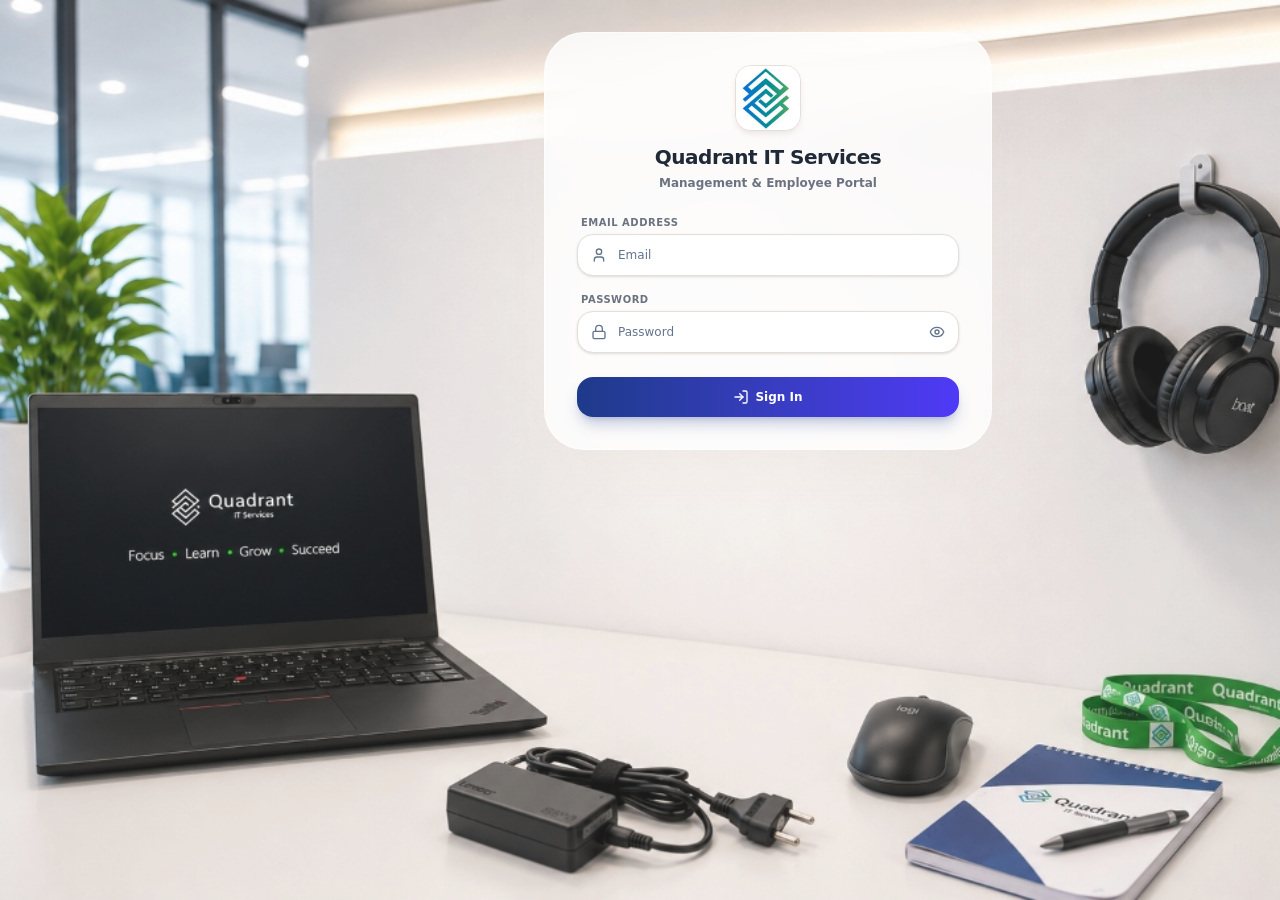
<file: index.html>
<!doctype html>
<html lang="en">
  <head>
    <meta charset="UTF-8" />
    <link rel="icon" type="image/svg+xml" href="./favicon.svg" />
    <meta name="viewport" content="width=device-width, initial-scale=1.0" />
    <title>Quadrant IT Services</title>
    <script type="module" crossorigin src="./assets/index-Cr8eBHD9.js"></script>
    <link rel="stylesheet" crossorigin href="./assets/index-CauJQLUt.css">
  </head>
  <body>
    <div id="root"></div>
  </body>
</html>
</file>
<file: assets/index-CauJQLUt.css>
@import "https://fonts.googleapis.com/css2?family=Inter:wght@300;400;500;600;700;800&display=swap";@layer properties{@supports (((-webkit-hyphens:none)) and (not (margin-trim:inline))) or ((-moz-orient:inline) and (not (color:rgb(from red r g b)))){*,:before,:after,::backdrop{--tw-translate-x:0;--tw-translate-y:0;--tw-translate-z:0;--tw-rotate-x:initial;--tw-rotate-y:initial;--tw-rotate-z:initial;--tw-skew-x:initial;--tw-skew-y:initial;--tw-space-y-reverse:0;--tw-divide-y-reverse:0;--tw-border-style:solid;--tw-gradient-position:initial;--tw-gradient-from:#0000;--tw-gradient-via:#0000;--tw-gradient-to:#0000;--tw-gradient-stops:initial;--tw-gradient-via-stops:initial;--tw-gradient-from-position:0%;--tw-gradient-via-position:50%;--tw-gradient-to-position:100%;--tw-leading:initial;--tw-font-weight:initial;--tw-tracking:initial;--tw-shadow:0 0 #0000;--tw-shadow-color:initial;--tw-shadow-alpha:100%;--tw-inset-shadow:0 0 #0000;--tw-inset-shadow-color:initial;--tw-inset-shadow-alpha:100%;--tw-ring-color:initial;--tw-ring-shadow:0 0 #0000;--tw-inset-ring-color:initial;--tw-inset-ring-shadow:0 0 #0000;--tw-ring-inset:initial;--tw-ring-offset-width:0px;--tw-ring-offset-color:#fff;--tw-ring-offset-shadow:0 0 #0000;--tw-blur:initial;--tw-brightness:initial;--tw-contrast:initial;--tw-grayscale:initial;--tw-hue-rotate:initial;--tw-invert:initial;--tw-opacity:initial;--tw-saturate:initial;--tw-sepia:initial;--tw-drop-shadow:initial;--tw-drop-shadow-color:initial;--tw-drop-shadow-alpha:100%;--tw-drop-shadow-size:initial;--tw-backdrop-blur:initial;--tw-backdrop-brightness:initial;--tw-backdrop-contrast:initial;--tw-backdrop-grayscale:initial;--tw-backdrop-hue-rotate:initial;--tw-backdrop-invert:initial;--tw-backdrop-opacity:initial;--tw-backdrop-saturate:initial;--tw-backdrop-sepia:initial;--tw-duration:initial;--tw-ease:initial;--tw-scale-x:1;--tw-scale-y:1;--tw-scale-z:1}}}@layer theme{:root,:host{--font-sans:ui-sans-serif, system-ui, sans-serif, "Apple Color Emoji", "Segoe UI Emoji", "Segoe UI Symbol", "Noto Color Emoji";--font-mono:ui-monospace, SFMono-Regular, Menlo, Monaco, Consolas, "Liberation Mono", "Courier New", monospace;--color-red-50:oklch(97.1% .013 17.38);--color-red-100:oklch(93.6% .032 17.717);--color-red-200:oklch(88.5% .062 18.334);--color-red-500:oklch(63.7% .237 25.331);--color-red-600:oklch(57.7% .245 27.325);--color-red-700:oklch(50.5% .213 27.518);--color-red-800:oklch(44.4% .177 26.899);--color-amber-50:oklch(98.7% .022 95.277);--color-amber-100:oklch(96.2% .059 95.617);--color-amber-200:oklch(92.4% .12 95.746);--color-amber-500:oklch(76.9% .188 70.08);--color-amber-600:oklch(66.6% .179 58.318);--color-amber-700:oklch(55.5% .163 48.998);--color-yellow-50:oklch(98.7% .026 102.212);--color-yellow-200:oklch(94.5% .129 101.54);--color-yellow-500:oklch(79.5% .184 86.047);--color-yellow-800:oklch(47.6% .114 61.907);--color-green-50:oklch(98.2% .018 155.826);--color-green-500:oklch(72.3% .219 149.579);--color-green-600:oklch(62.7% .194 149.214);--color-green-700:oklch(52.7% .154 150.069);--color-emerald-50:oklch(97.9% .021 166.113);--color-emerald-100:oklch(95% .052 163.051);--color-emerald-200:oklch(90.5% .093 164.15);--color-emerald-400:oklch(76.5% .177 163.223);--color-emerald-500:oklch(69.6% .17 162.48);--color-emerald-600:oklch(59.6% .145 163.225);--color-emerald-700:oklch(50.8% .118 165.612);--color-emerald-800:oklch(43.2% .095 166.913);--color-emerald-900:oklch(37.8% .077 168.94);--color-teal-50:oklch(98.4% .014 180.72);--color-teal-500:oklch(70.4% .14 182.503);--color-blue-50:#eef4ff;--color-blue-100:oklch(93.2% .032 255.585);--color-blue-200:oklch(88.2% .059 254.128);--color-blue-300:oklch(80.9% .105 251.813);--color-blue-400:oklch(70.7% .165 254.624);--color-blue-500:#1e3a8a;--color-blue-600:#1e3a8a;--color-blue-700:oklch(48.8% .243 264.376);--color-blue-800:oklch(42.4% .199 265.638);--color-blue-900:oklch(37.9% .146 265.522);--color-indigo-50:oklch(96.2% .018 272.314);--color-indigo-500:oklch(58.5% .233 277.117);--color-indigo-600:oklch(51.1% .262 276.966);--color-violet-50:oklch(96.9% .016 293.756);--color-violet-500:oklch(60.6% .25 292.717);--color-violet-600:oklch(54.1% .281 293.009);--color-violet-700:oklch(49.1% .27 292.581);--color-purple-50:oklch(97.7% .014 308.299);--color-purple-200:oklch(90.2% .063 306.703);--color-purple-400:oklch(71.4% .203 305.504);--color-purple-600:oklch(55.8% .288 302.321);--color-purple-700:oklch(49.6% .265 301.924);--color-rose-50:oklch(96.9% .015 12.422);--color-rose-100:oklch(94.1% .03 12.58);--color-rose-200:oklch(89.2% .058 10.001);--color-rose-500:oklch(64.5% .246 16.439);--color-rose-600:oklch(58.6% .253 17.585);--color-rose-700:oklch(51.4% .222 16.935);--color-slate-50:#fff;--color-slate-100:#f4f1ee;--color-slate-200:#e6ded8;--color-slate-300:#e6ded8;--color-slate-400:#64748b;--color-slate-500:#6b7280;--color-slate-600:#6b7280;--color-slate-700:oklch(37.2% .044 257.287);--color-slate-800:#1f2937;--color-slate-900:#1f2937;--color-slate-950:oklch(12.9% .042 264.695);--color-gray-50:oklch(98.5% .002 247.839);--color-gray-100:oklch(96.7% .003 264.542);--color-gray-300:oklch(87.2% .01 258.338);--color-gray-400:oklch(70.7% .022 261.325);--color-gray-500:oklch(55.1% .027 264.364);--color-gray-600:oklch(44.6% .03 256.802);--color-gray-800:oklch(27.8% .033 256.848);--color-gray-900:oklch(21% .034 264.665);--color-black:#000;--color-white:#fff;--spacing:.25rem;--container-sm:24rem;--container-md:28rem;--container-lg:32rem;--container-xl:36rem;--container-2xl:42rem;--container-3xl:48rem;--container-4xl:56rem;--container-7xl:80rem;--text-xs:.75rem;--text-xs--line-height:calc(1 / .75);--text-sm:.875rem;--text-sm--line-height:calc(1.25 / .875);--text-base:1rem;--text-base--line-height:calc(1.5 / 1);--text-lg:1.125rem;--text-lg--line-height:calc(1.75 / 1.125);--text-xl:1.25rem;--text-xl--line-height:calc(1.75 / 1.25);--text-2xl:1.5rem;--text-2xl--line-height:calc(2 / 1.5);--text-3xl:1.875rem;--text-3xl--line-height:calc(2.25 / 1.875);--font-weight-normal:400;--font-weight-medium:500;--font-weight-semibold:600;--font-weight-bold:700;--font-weight-extrabold:800;--font-weight-black:900;--tracking-tight:-.025em;--tracking-wide:.025em;--tracking-wider:.05em;--tracking-widest:.1em;--leading-tight:1.25;--leading-snug:1.375;--leading-normal:1.5;--leading-relaxed:1.625;--radius-md:.375rem;--radius-lg:.5rem;--radius-xl:.75rem;--radius-2xl:1rem;--radius-3xl:1.5rem;--ease-out:cubic-bezier(0, 0, .2, 1);--ease-in-out:cubic-bezier(.4, 0, .2, 1);--animate-spin:spin 1s linear infinite;--animate-pulse:pulse 2s cubic-bezier(.4, 0, .6, 1) infinite;--animate-bounce:bounce 1s infinite;--blur-xs:4px;--blur-sm:8px;--blur-md:12px;--blur-xl:24px;--default-transition-duration:.15s;--default-transition-timing-function:cubic-bezier(.4, 0, .2, 1);--default-font-family:var(--font-sans);--default-mono-font-family:var(--font-mono)}}@layer base{*,:after,:before,::backdrop{box-sizing:border-box;border:0 solid;margin:0;padding:0}::file-selector-button{box-sizing:border-box;border:0 solid;margin:0;padding:0}html,:host{-webkit-text-size-adjust:100%;tab-size:4;line-height:1.5;font-family:var(--default-font-family,ui-sans-serif, system-ui, sans-serif, "Apple Color Emoji", "Segoe UI Emoji", "Segoe UI Symbol", "Noto Color Emoji");font-feature-settings:var(--default-font-feature-settings,normal);font-variation-settings:var(--default-font-variation-settings,normal);-webkit-tap-highlight-color:transparent}hr{height:0;color:inherit;border-top-width:1px}abbr:where([title]){-webkit-text-decoration:underline dotted;text-decoration:underline dotted}h1,h2,h3,h4,h5,h6{font-size:inherit;font-weight:inherit}a{color:inherit;-webkit-text-decoration:inherit;-webkit-text-decoration:inherit;-webkit-text-decoration:inherit;-webkit-text-decoration:inherit;text-decoration:inherit}b,strong{font-weight:bolder}code,kbd,samp,pre{font-family:var(--default-mono-font-family,ui-monospace, SFMono-Regular, Menlo, Monaco, Consolas, "Liberation Mono", "Courier New", monospace);font-feature-settings:var(--default-mono-font-feature-settings,normal);font-variation-settings:var(--default-mono-font-variation-settings,normal);font-size:1em}small{font-size:80%}sub,sup{vertical-align:baseline;font-size:75%;line-height:0;position:relative}sub{bottom:-.25em}sup{top:-.5em}table{text-indent:0;border-color:inherit;border-collapse:collapse}:-moz-focusring{outline:auto}progress{vertical-align:baseline}summary{display:list-item}ol,ul,menu{list-style:none}img,svg,video,canvas,audio,iframe,embed,object{vertical-align:middle;display:block}img,video{max-width:100%;height:auto}button,input,select,optgroup,textarea{font:inherit;font-feature-settings:inherit;font-variation-settings:inherit;letter-spacing:inherit;color:inherit;opacity:1;background-color:#0000;border-radius:0}::file-selector-button{font:inherit;font-feature-settings:inherit;font-variation-settings:inherit;letter-spacing:inherit;color:inherit;opacity:1;background-color:#0000;border-radius:0}:where(select:is([multiple],[size])) optgroup{font-weight:bolder}:where(select:is([multiple],[size])) optgroup option{padding-inline-start:20px}::file-selector-button{margin-inline-end:4px}::placeholder{opacity:1}@supports (not ((-webkit-appearance:-apple-pay-button))) or (contain-intrinsic-size:1px){::placeholder{color:currentColor}@supports (color:color-mix(in lab, red, red)){::placeholder{color:color-mix(in oklab, currentcolor 50%, transparent)}}}textarea{resize:vertical}::-webkit-search-decoration{-webkit-appearance:none}::-webkit-date-and-time-value{min-height:1lh;text-align:inherit}::-webkit-datetime-edit{display:inline-flex}::-webkit-datetime-edit-fields-wrapper{padding:0}::-webkit-datetime-edit{padding-block:0}::-webkit-datetime-edit-year-field{padding-block:0}::-webkit-datetime-edit-month-field{padding-block:0}::-webkit-datetime-edit-day-field{padding-block:0}::-webkit-datetime-edit-hour-field{padding-block:0}::-webkit-datetime-edit-minute-field{padding-block:0}::-webkit-datetime-edit-second-field{padding-block:0}::-webkit-datetime-edit-millisecond-field{padding-block:0}::-webkit-datetime-edit-meridiem-field{padding-block:0}::-webkit-calendar-picker-indicator{line-height:1}:-moz-ui-invalid{box-shadow:none}button,input:where([type=button],[type=reset],[type=submit]){appearance:button}::file-selector-button{appearance:button}::-webkit-inner-spin-button{height:auto}::-webkit-outer-spin-button{height:auto}[hidden]:where(:not([hidden=until-found])){display:none!important}}@layer components;@layer utilities{.pointer-events-none{pointer-events:none}.absolute{position:absolute}.fixed{position:fixed}.relative{position:relative}.sticky{position:sticky}.inset-0{inset:0}.inset-y-0{inset-block:0}.-top-1\.5{top:calc(var(--spacing) * -1.5)}.top-0{top:0}.top-0\.5{top:calc(var(--spacing) * .5)}.top-1\/2{top:50%}.top-4{top:calc(var(--spacing) * 4)}.top-5{top:calc(var(--spacing) * 5)}.top-6{top:calc(var(--spacing) * 6)}.top-\[40\%\]{top:40%}.top-full{top:100%}.-right-1\.5{right:calc(var(--spacing) * -1.5)}.right-0{right:0}.right-2{right:calc(var(--spacing) * 2)}.right-3{right:calc(var(--spacing) * 3)}.right-3\.5{right:calc(var(--spacing) * 3.5)}.right-4{right:calc(var(--spacing) * 4)}.right-5{right:calc(var(--spacing) * 5)}.right-6{right:calc(var(--spacing) * 6)}.bottom-2\.5{bottom:calc(var(--spacing) * 2.5)}.bottom-4{bottom:calc(var(--spacing) * 4)}.bottom-full{bottom:100%}.-left-\[21px\]{left:-21px}.-left-\[33px\]{left:-33px}.-left-\[35px\]{left:-35px}.left-0{left:0}.left-1\/2{left:50%}.left-3{left:calc(var(--spacing) * 3)}.left-3\.5{left:calc(var(--spacing) * 3.5)}.left-4{left:calc(var(--spacing) * 4)}.left-\[55px\]{left:55px}.left-\[70px\]{left:70px}.left-\[75px\]{left:75px}.left-\[85px\]{left:85px}.z-0{z-index:0}.z-10{z-index:10}.z-20{z-index:20}.z-30{z-index:30}.z-40{z-index:40}.z-50{z-index:50}.col-span-2{grid-column:span 2/span 2}.col-span-full{grid-column:1/-1}.container{width:100%}@media (width>=40rem){.container{max-width:40rem}}@media (width>=48rem){.container{max-width:48rem}}@media (width>=64rem){.container{max-width:64rem}}@media (width>=80rem){.container{max-width:80rem}}@media (width>=96rem){.container{max-width:96rem}}.mx-2{margin-inline:calc(var(--spacing) * 2)}.mx-4{margin-inline:calc(var(--spacing) * 4)}.mx-auto{margin-inline:auto}.my-2{margin-block:calc(var(--spacing) * 2)}.my-4{margin-block:calc(var(--spacing) * 4)}.my-8{margin-block:calc(var(--spacing) * 8)}.mt-0\.5{margin-top:calc(var(--spacing) * .5)}.mt-1{margin-top:var(--spacing)}.mt-1\.5{margin-top:calc(var(--spacing) * 1.5)}.mt-2{margin-top:calc(var(--spacing) * 2)}.mt-3{margin-top:calc(var(--spacing) * 3)}.mt-4{margin-top:calc(var(--spacing) * 4)}.mt-6{margin-top:calc(var(--spacing) * 6)}.mt-8{margin-top:calc(var(--spacing) * 8)}.mr-1{margin-right:var(--spacing)}.mr-1\.5{margin-right:calc(var(--spacing) * 1.5)}.mr-2{margin-right:calc(var(--spacing) * 2)}.mb-0\.5{margin-bottom:calc(var(--spacing) * .5)}.mb-1{margin-bottom:var(--spacing)}.mb-1\.5{margin-bottom:calc(var(--spacing) * 1.5)}.mb-2{margin-bottom:calc(var(--spacing) * 2)}.mb-3{margin-bottom:calc(var(--spacing) * 3)}.mb-4{margin-bottom:calc(var(--spacing) * 4)}.mb-5{margin-bottom:calc(var(--spacing) * 5)}.ml-1{margin-left:var(--spacing)}.ml-1\.5{margin-left:calc(var(--spacing) * 1.5)}.ml-2{margin-left:calc(var(--spacing) * 2)}.ml-3{margin-left:calc(var(--spacing) * 3)}.ml-auto{margin-left:auto}.line-clamp-1{-webkit-line-clamp:1;-webkit-box-orient:vertical;display:-webkit-box;overflow:hidden}.line-clamp-2{-webkit-line-clamp:2;-webkit-box-orient:vertical;display:-webkit-box;overflow:hidden}.block{display:block}.flex{display:flex}.grid{display:grid}.hidden{display:none}.inline-block{display:inline-block}.inline-flex{display:inline-flex}.table{display:table}.h-0\.5{height:calc(var(--spacing) * .5)}.h-1{height:var(--spacing)}.h-1\.5{height:calc(var(--spacing) * 1.5)}.h-2{height:calc(var(--spacing) * 2)}.h-2\.5{height:calc(var(--spacing) * 2.5)}.h-3{height:calc(var(--spacing) * 3)}.h-3\.5{height:calc(var(--spacing) * 3.5)}.h-4{height:calc(var(--spacing) * 4)}.h-4\.5{height:calc(var(--spacing) * 4.5)}.h-5{height:calc(var(--spacing) * 5)}.h-6{height:calc(var(--spacing) * 6)}.h-7{height:calc(var(--spacing) * 7)}.h-8{height:calc(var(--spacing) * 8)}.h-9{height:calc(var(--spacing) * 9)}.h-10{height:calc(var(--spacing) * 10)}.h-12{height:calc(var(--spacing) * 12)}.h-14{height:calc(var(--spacing) * 14)}.h-16{height:calc(var(--spacing) * 16)}.h-20{height:calc(var(--spacing) * 20)}.h-24{height:calc(var(--spacing) * 24)}.h-32{height:calc(var(--spacing) * 32)}.h-48{height:calc(var(--spacing) * 48)}.h-56{height:calc(var(--spacing) * 56)}.h-64{height:calc(var(--spacing) * 64)}.h-\[2\.5em\]{height:2.5em}.h-\[500px\]{height:500px}.h-full{height:100%}.h-screen{height:100vh}.max-h-0{max-height:0}.max-h-32{max-height:calc(var(--spacing) * 32)}.max-h-36{max-height:calc(var(--spacing) * 36)}.max-h-48{max-height:calc(var(--spacing) * 48)}.max-h-60{max-height:calc(var(--spacing) * 60)}.max-h-72{max-height:calc(var(--spacing) * 72)}.max-h-80{max-height:calc(var(--spacing) * 80)}.max-h-\[45vh\]{max-height:45vh}.max-h-\[50vh\]{max-height:50vh}.max-h-\[55vh\]{max-height:55vh}.max-h-\[60vh\]{max-height:60vh}.max-h-\[80vh\]{max-height:80vh}.max-h-\[85vh\]{max-height:85vh}.max-h-\[90vh\]{max-height:90vh}.max-h-\[260px\]{max-height:260px}.max-h-\[350px\]{max-height:350px}.max-h-\[360px\]{max-height:360px}.min-h-0{min-height:0}.min-h-\[2\.5rem\]{min-height:2.5rem}.min-h-\[340px\]{min-height:340px}.min-h-screen{min-height:100vh}.w-1\.5{width:calc(var(--spacing) * 1.5)}.w-2{width:calc(var(--spacing) * 2)}.w-2\.5{width:calc(var(--spacing) * 2.5)}.w-3{width:calc(var(--spacing) * 3)}.w-3\.5{width:calc(var(--spacing) * 3.5)}.w-4{width:calc(var(--spacing) * 4)}.w-4\.5{width:calc(var(--spacing) * 4.5)}.w-5{width:calc(var(--spacing) * 5)}.w-6{width:calc(var(--spacing) * 6)}.w-7{width:calc(var(--spacing) * 7)}.w-8{width:calc(var(--spacing) * 8)}.w-9{width:calc(var(--spacing) * 9)}.w-10{width:calc(var(--spacing) * 10)}.w-12{width:calc(var(--spacing) * 12)}.w-14{width:calc(var(--spacing) * 14)}.w-16{width:calc(var(--spacing) * 16)}.w-20{width:calc(var(--spacing) * 20)}.w-24{width:calc(var(--spacing) * 24)}.w-28{width:calc(var(--spacing) * 28)}.w-32{width:calc(var(--spacing) * 32)}.w-48{width:calc(var(--spacing) * 48)}.w-56{width:calc(var(--spacing) * 56)}.w-64{width:calc(var(--spacing) * 64)}.w-80{width:calc(var(--spacing) * 80)}.w-96{width:calc(var(--spacing) * 96)}.w-\[16\%\]{width:16%}.w-\[20\%\]{width:20%}.w-\[28\%\]{width:28%}.w-\[220px\]{width:220px}.w-\[500px\]{width:500px}.w-fit{width:fit-content}.w-full{width:100%}.max-w-2xl{max-width:var(--container-2xl)}.max-w-3xl{max-width:var(--container-3xl)}.max-w-4xl{max-width:var(--container-4xl)}.max-w-7xl{max-width:var(--container-7xl)}.max-w-\[100px\]{max-width:100px}.max-w-\[110px\]{max-width:110px}.max-w-\[120px\]{max-width:120px}.max-w-\[125px\]{max-width:125px}.max-w-\[140px\]{max-width:140px}.max-w-\[180px\]{max-width:180px}.max-w-lg{max-width:var(--container-lg)}.max-w-md{max-width:var(--container-md)}.max-w-sm{max-width:var(--container-sm)}.max-w-xl{max-width:var(--container-xl)}.min-w-0{min-width:0}.min-w-\[85px\]{min-width:85px}.min-w-\[110px\]{min-width:110px}.min-w-\[120px\]{min-width:120px}.min-w-\[130px\]{min-width:130px}.min-w-\[140px\]{min-width:140px}.min-w-\[150px\]{min-width:150px}.min-w-\[160px\]{min-width:160px}.min-w-\[180px\]{min-width:180px}.min-w-\[190px\]{min-width:190px}.min-w-\[200px\]{min-width:200px}.min-w-\[210px\]{min-width:210px}.min-w-\[240px\]{min-width:240px}.min-w-\[320px\]{min-width:320px}.min-w-\[800px\]{min-width:800px}.flex-1{flex:1}.shrink-0{flex-shrink:0}.flex-grow{flex-grow:1}.table-fixed{table-layout:fixed}.border-collapse{border-collapse:collapse}.-translate-x-1\/2{--tw-translate-x:calc(calc(1 / 2 * 100%) * -1);translate:var(--tw-translate-x) var(--tw-translate-y)}.translate-x-0\.5{--tw-translate-x:calc(var(--spacing) * .5);translate:var(--tw-translate-x) var(--tw-translate-y)}.translate-x-16{--tw-translate-x:calc(var(--spacing) * 16);translate:var(--tw-translate-x) var(--tw-translate-y)}.-translate-y-1\/2{--tw-translate-y:calc(calc(1 / 2 * 100%) * -1);translate:var(--tw-translate-x) var(--tw-translate-y)}.scale-\[0\.98\]{scale:.98}.scale-\[1\.01\]{scale:1.01}.rotate-180{rotate:180deg}.transform{transform:var(--tw-rotate-x,) var(--tw-rotate-y,) var(--tw-rotate-z,) var(--tw-skew-x,) var(--tw-skew-y,)}.animate-bounce{animation:var(--animate-bounce)}.animate-pulse{animation:var(--animate-pulse)}.animate-spin{animation:var(--animate-spin)}.cursor-not-allowed{cursor:not-allowed}.cursor-pointer{cursor:pointer}.resize-none{resize:none}.list-disc{list-style-type:disc}.grid-cols-1{grid-template-columns:repeat(1,minmax(0,1fr))}.grid-cols-2{grid-template-columns:repeat(2,minmax(0,1fr))}.grid-cols-3{grid-template-columns:repeat(3,minmax(0,1fr))}.grid-cols-5{grid-template-columns:repeat(5,minmax(0,1fr))}.grid-cols-6{grid-template-columns:repeat(6,minmax(0,1fr))}.flex-col{flex-direction:column}.flex-wrap{flex-wrap:wrap}.items-center{align-items:center}.items-start{align-items:flex-start}.justify-between{justify-content:space-between}.justify-center{justify-content:center}.justify-end{justify-content:flex-end}.gap-1{gap:var(--spacing)}.gap-1\.5{gap:calc(var(--spacing) * 1.5)}.gap-2{gap:calc(var(--spacing) * 2)}.gap-2\.5{gap:calc(var(--spacing) * 2.5)}.gap-3{gap:calc(var(--spacing) * 3)}.gap-3\.5{gap:calc(var(--spacing) * 3.5)}.gap-4{gap:calc(var(--spacing) * 4)}.gap-4\.5{gap:calc(var(--spacing) * 4.5)}.gap-5{gap:calc(var(--spacing) * 5)}.gap-6{gap:calc(var(--spacing) * 6)}.gap-8{gap:calc(var(--spacing) * 8)}:where(.space-y-0\.5>:not(:last-child)){--tw-space-y-reverse:0;margin-block-start:calc(calc(var(--spacing) * .5) * var(--tw-space-y-reverse));margin-block-end:calc(calc(var(--spacing) * .5) * calc(1 - var(--tw-space-y-reverse)))}:where(.space-y-1>:not(:last-child)){--tw-space-y-reverse:0;margin-block-start:calc(var(--spacing) * var(--tw-space-y-reverse));margin-block-end:calc(var(--spacing) * calc(1 - var(--tw-space-y-reverse)))}:where(.space-y-1\.5>:not(:last-child)){--tw-space-y-reverse:0;margin-block-start:calc(calc(var(--spacing) * 1.5) * var(--tw-space-y-reverse));margin-block-end:calc(calc(var(--spacing) * 1.5) * calc(1 - var(--tw-space-y-reverse)))}:where(.space-y-2>:not(:last-child)){--tw-space-y-reverse:0;margin-block-start:calc(calc(var(--spacing) * 2) * var(--tw-space-y-reverse));margin-block-end:calc(calc(var(--spacing) * 2) * calc(1 - var(--tw-space-y-reverse)))}:where(.space-y-2\.5>:not(:last-child)){--tw-space-y-reverse:0;margin-block-start:calc(calc(var(--spacing) * 2.5) * var(--tw-space-y-reverse));margin-block-end:calc(calc(var(--spacing) * 2.5) * calc(1 - var(--tw-space-y-reverse)))}:where(.space-y-3>:not(:last-child)){--tw-space-y-reverse:0;margin-block-start:calc(calc(var(--spacing) * 3) * var(--tw-space-y-reverse));margin-block-end:calc(calc(var(--spacing) * 3) * calc(1 - var(--tw-space-y-reverse)))}:where(.space-y-3\.5>:not(:last-child)){--tw-space-y-reverse:0;margin-block-start:calc(calc(var(--spacing) * 3.5) * var(--tw-space-y-reverse));margin-block-end:calc(calc(var(--spacing) * 3.5) * calc(1 - var(--tw-space-y-reverse)))}:where(.space-y-4>:not(:last-child)){--tw-space-y-reverse:0;margin-block-start:calc(calc(var(--spacing) * 4) * var(--tw-space-y-reverse));margin-block-end:calc(calc(var(--spacing) * 4) * calc(1 - var(--tw-space-y-reverse)))}:where(.space-y-5>:not(:last-child)){--tw-space-y-reverse:0;margin-block-start:calc(calc(var(--spacing) * 5) * var(--tw-space-y-reverse));margin-block-end:calc(calc(var(--spacing) * 5) * calc(1 - var(--tw-space-y-reverse)))}:where(.space-y-6>:not(:last-child)){--tw-space-y-reverse:0;margin-block-start:calc(calc(var(--spacing) * 6) * var(--tw-space-y-reverse));margin-block-end:calc(calc(var(--spacing) * 6) * calc(1 - var(--tw-space-y-reverse)))}:where(.space-y-8>:not(:last-child)){--tw-space-y-reverse:0;margin-block-start:calc(calc(var(--spacing) * 8) * var(--tw-space-y-reverse));margin-block-end:calc(calc(var(--spacing) * 8) * calc(1 - var(--tw-space-y-reverse)))}.gap-x-5{-moz-column-gap:calc(var(--spacing) * 5);column-gap:calc(var(--spacing) * 5)}.gap-x-6{-moz-column-gap:calc(var(--spacing) * 6);column-gap:calc(var(--spacing) * 6)}.gap-y-1\.5{row-gap:calc(var(--spacing) * 1.5)}.gap-y-3{row-gap:calc(var(--spacing) * 3)}:where(.divide-y>:not(:last-child)){--tw-divide-y-reverse:0;border-bottom-style:var(--tw-border-style);border-top-style:var(--tw-border-style);border-top-width:calc(1px * var(--tw-divide-y-reverse));border-bottom-width:calc(1px * calc(1 - var(--tw-divide-y-reverse)))}:where(.divide-slate-50>:not(:last-child)){border-color:var(--color-slate-50)}:where(.divide-slate-100>:not(:last-child)){border-color:var(--color-slate-100)}.self-center{align-self:center}.self-start{align-self:flex-start}.truncate{text-overflow:ellipsis;white-space:nowrap;overflow:hidden}.overflow-hidden{overflow:hidden}.overflow-x-auto{overflow-x:auto}.overflow-y-auto{overflow-y:auto}.rounded{border-radius:.25rem}.rounded-2xl{border-radius:var(--radius-2xl)}.rounded-3xl{border-radius:var(--radius-3xl)}.rounded-\[2\.5rem\]{border-radius:2.5rem}.rounded-\[2rem\]{border-radius:2rem}.rounded-full{border-radius:3.40282e38px}.rounded-lg{border-radius:var(--radius-lg)}.rounded-md{border-radius:var(--radius-md)}.rounded-xl{border-radius:var(--radius-xl)}.rounded-tl-lg{border-top-left-radius:var(--radius-lg)}.rounded-tr-lg{border-top-right-radius:var(--radius-lg)}.rounded-br-lg{border-bottom-right-radius:var(--radius-lg)}.rounded-bl-lg{border-bottom-left-radius:var(--radius-lg)}.border{border-style:var(--tw-border-style);border-width:1px}.border-0{border-style:var(--tw-border-style);border-width:0}.border-2{border-style:var(--tw-border-style);border-width:2px}.border-4{border-style:var(--tw-border-style);border-width:4px}.border-t{border-top-style:var(--tw-border-style);border-top-width:1px}.border-t-4{border-top-style:var(--tw-border-style);border-top-width:4px}.border-r{border-right-style:var(--tw-border-style);border-right-width:1px}.border-r-4{border-right-style:var(--tw-border-style);border-right-width:4px}.border-b{border-bottom-style:var(--tw-border-style);border-bottom-width:1px}.border-b-2{border-bottom-style:var(--tw-border-style);border-bottom-width:2px}.border-b-4{border-bottom-style:var(--tw-border-style);border-bottom-width:4px}.border-l{border-left-style:var(--tw-border-style);border-left-width:1px}.border-l-4{border-left-style:var(--tw-border-style);border-left-width:4px}.border-dashed{--tw-border-style:dashed;border-style:dashed}.border-\[\#E6DED8\]{border-color:#e6ded8}.border-\[\#e2deda\]{border-color:#e2deda}.border-amber-100{border-color:var(--color-amber-100)}.border-amber-200{border-color:var(--color-amber-200)}.border-amber-600{border-color:var(--color-amber-600)}.border-blue-100{border-color:var(--color-blue-100)}.border-blue-100\/50{border-color:#dbeafe80}@supports (color:color-mix(in lab, red, red)){.border-blue-100\/50{border-color:color-mix(in oklab, var(--color-blue-100) 50%, transparent)}}.border-blue-100\/60{border-color:#dbeafe99}@supports (color:color-mix(in lab, red, red)){.border-blue-100\/60{border-color:color-mix(in oklab, var(--color-blue-100) 60%, transparent)}}.border-blue-100\/80{border-color:#dbeafecc}@supports (color:color-mix(in lab, red, red)){.border-blue-100\/80{border-color:color-mix(in oklab, var(--color-blue-100) 80%, transparent)}}.border-blue-200{border-color:var(--color-blue-200)}.border-blue-200\/60{border-color:#bedbff99}@supports (color:color-mix(in lab, red, red)){.border-blue-200\/60{border-color:color-mix(in oklab, var(--color-blue-200) 60%, transparent)}}.border-blue-200\/70{border-color:#bedbffb3}@supports (color:color-mix(in lab, red, red)){.border-blue-200\/70{border-color:color-mix(in oklab, var(--color-blue-200) 70%, transparent)}}.border-blue-300{border-color:var(--color-blue-300)}.border-blue-500{border-color:var(--color-blue-500)}.border-blue-600{border-color:var(--color-blue-600)}.border-blue-900\/20{border-color:#1c398e33}@supports (color:color-mix(in lab, red, red)){.border-blue-900\/20{border-color:color-mix(in oklab, var(--color-blue-900) 20%, transparent)}}.border-emerald-100{border-color:var(--color-emerald-100)}.border-emerald-100\/50{border-color:#d0fae580}@supports (color:color-mix(in lab, red, red)){.border-emerald-100\/50{border-color:color-mix(in oklab, var(--color-emerald-100) 50%, transparent)}}.border-emerald-100\/60{border-color:#d0fae599}@supports (color:color-mix(in lab, red, red)){.border-emerald-100\/60{border-color:color-mix(in oklab, var(--color-emerald-100) 60%, transparent)}}.border-emerald-200{border-color:var(--color-emerald-200)}.border-emerald-200\/60{border-color:#a4f4cf99}@supports (color:color-mix(in lab, red, red)){.border-emerald-200\/60{border-color:color-mix(in oklab, var(--color-emerald-200) 60%, transparent)}}.border-emerald-200\/80{border-color:#a4f4cfcc}@supports (color:color-mix(in lab, red, red)){.border-emerald-200\/80{border-color:color-mix(in oklab, var(--color-emerald-200) 80%, transparent)}}.border-emerald-400{border-color:var(--color-emerald-400)}.border-emerald-600{border-color:var(--color-emerald-600)}.border-gray-100{border-color:var(--color-gray-100)}.border-purple-200{border-color:var(--color-purple-200)}.border-purple-200\/60{border-color:#e9d5ff99}@supports (color:color-mix(in lab, red, red)){.border-purple-200\/60{border-color:color-mix(in oklab, var(--color-purple-200) 60%, transparent)}}.border-purple-400{border-color:var(--color-purple-400)}.border-red-100{border-color:var(--color-red-100)}.border-red-100\/60{border-color:#ffe2e299}@supports (color:color-mix(in lab, red, red)){.border-red-100\/60{border-color:color-mix(in oklab, var(--color-red-100) 60%, transparent)}}.border-red-200{border-color:var(--color-red-200)}.border-rose-100{border-color:var(--color-rose-100)}.border-rose-100\/50{border-color:#ffe4e680}@supports (color:color-mix(in lab, red, red)){.border-rose-100\/50{border-color:color-mix(in oklab, var(--color-rose-100) 50%, transparent)}}.border-rose-100\/60{border-color:#ffe4e699}@supports (color:color-mix(in lab, red, red)){.border-rose-100\/60{border-color:color-mix(in oklab, var(--color-rose-100) 60%, transparent)}}.border-rose-200{border-color:var(--color-rose-200)}.border-rose-200\/60{border-color:#ffccd399}@supports (color:color-mix(in lab, red, red)){.border-rose-200\/60{border-color:color-mix(in oklab, var(--color-rose-200) 60%, transparent)}}.border-rose-600{border-color:var(--color-rose-600)}.border-slate-50{border-color:var(--color-slate-50)}.border-slate-100{border-color:var(--color-slate-100)}.border-slate-100\/60{border-color:#f4f1ee99}@supports (color:color-mix(in lab, red, red)){.border-slate-100\/60{border-color:color-mix(in oklab, var(--color-slate-100) 60%, transparent)}}.border-slate-100\/70{border-color:#f4f1eeb3}@supports (color:color-mix(in lab, red, red)){.border-slate-100\/70{border-color:color-mix(in oklab, var(--color-slate-100) 70%, transparent)}}.border-slate-200{border-color:var(--color-slate-200)}.border-slate-200\/40{border-color:#e6ded866}@supports (color:color-mix(in lab, red, red)){.border-slate-200\/40{border-color:color-mix(in oklab, var(--color-slate-200) 40%, transparent)}}.border-slate-200\/50{border-color:#e6ded880}@supports (color:color-mix(in lab, red, red)){.border-slate-200\/50{border-color:color-mix(in oklab, var(--color-slate-200) 50%, transparent)}}.border-slate-200\/60{border-color:#e6ded899}@supports (color:color-mix(in lab, red, red)){.border-slate-200\/60{border-color:color-mix(in oklab, var(--color-slate-200) 60%, transparent)}}.border-slate-200\/70{border-color:#e6ded8b3}@supports (color:color-mix(in lab, red, red)){.border-slate-200\/70{border-color:color-mix(in oklab, var(--color-slate-200) 70%, transparent)}}.border-slate-200\/80{border-color:#e6ded8cc}@supports (color:color-mix(in lab, red, red)){.border-slate-200\/80{border-color:color-mix(in oklab, var(--color-slate-200) 80%, transparent)}}.border-slate-200\/90{border-color:#e6ded8e6}@supports (color:color-mix(in lab, red, red)){.border-slate-200\/90{border-color:color-mix(in oklab, var(--color-slate-200) 90%, transparent)}}.border-slate-300{border-color:var(--color-slate-300)}.border-slate-900{border-color:var(--color-slate-900)}.border-slate-950{border-color:var(--color-slate-950)}.border-transparent{border-color:#0000}.border-white{border-color:var(--color-white)}.border-white\/20{border-color:#fff3}@supports (color:color-mix(in lab, red, red)){.border-white\/20{border-color:color-mix(in oklab, var(--color-white) 20%, transparent)}}.border-white\/60{border-color:#fff9}@supports (color:color-mix(in lab, red, red)){.border-white\/60{border-color:color-mix(in oklab, var(--color-white) 60%, transparent)}}.border-yellow-200{border-color:var(--color-yellow-200)}.bg-\[\#0B2545\]{background-color:#0b2545}.bg-\[\#1E3A8A\]{background-color:#1e3a8a}.bg-\[\#EEF2F6\]{background-color:#eef2f6}.bg-\[\#FAF8F6\]{background-color:#faf8f6}.bg-\[\#FDF2F8\]{background-color:#fdf2f8}.bg-\[\#f4f1ee\]{background-color:#f4f1ee}.bg-amber-50{background-color:var(--color-amber-50)}.bg-amber-500{background-color:var(--color-amber-500)}.bg-amber-600{background-color:var(--color-amber-600)}.bg-black\/50{background-color:#00000080}@supports (color:color-mix(in lab, red, red)){.bg-black\/50{background-color:color-mix(in oklab, var(--color-black) 50%, transparent)}}.bg-blue-50{background-color:var(--color-blue-50)}.bg-blue-50\/10{background-color:#eef4ff1a}@supports (color:color-mix(in lab, red, red)){.bg-blue-50\/10{background-color:color-mix(in oklab, var(--color-blue-50) 10%, transparent)}}.bg-blue-50\/20{background-color:#eef4ff33}@supports (color:color-mix(in lab, red, red)){.bg-blue-50\/20{background-color:color-mix(in oklab, var(--color-blue-50) 20%, transparent)}}.bg-blue-50\/30{background-color:#eef4ff4d}@supports (color:color-mix(in lab, red, red)){.bg-blue-50\/30{background-color:color-mix(in oklab, var(--color-blue-50) 30%, transparent)}}.bg-blue-50\/50{background-color:#eef4ff80}@supports (color:color-mix(in lab, red, red)){.bg-blue-50\/50{background-color:color-mix(in oklab, var(--color-blue-50) 50%, transparent)}}.bg-blue-50\/60{background-color:#eef4ff99}@supports (color:color-mix(in lab, red, red)){.bg-blue-50\/60{background-color:color-mix(in oklab, var(--color-blue-50) 60%, transparent)}}.bg-blue-50\/80{background-color:#eef4ffcc}@supports (color:color-mix(in lab, red, red)){.bg-blue-50\/80{background-color:color-mix(in oklab, var(--color-blue-50) 80%, transparent)}}.bg-blue-100{background-color:var(--color-blue-100)}.bg-blue-100\/60{background-color:#dbeafe99}@supports (color:color-mix(in lab, red, red)){.bg-blue-100\/60{background-color:color-mix(in oklab, var(--color-blue-100) 60%, transparent)}}.bg-blue-500{background-color:var(--color-blue-500)}.bg-blue-600{background-color:var(--color-blue-600)}.bg-emerald-50{background-color:var(--color-emerald-50)}.bg-emerald-50\/20{background-color:#ecfdf533}@supports (color:color-mix(in lab, red, red)){.bg-emerald-50\/20{background-color:color-mix(in oklab, var(--color-emerald-50) 20%, transparent)}}.bg-emerald-50\/60{background-color:#ecfdf599}@supports (color:color-mix(in lab, red, red)){.bg-emerald-50\/60{background-color:color-mix(in oklab, var(--color-emerald-50) 60%, transparent)}}.bg-emerald-100{background-color:var(--color-emerald-100)}.bg-emerald-400{background-color:var(--color-emerald-400)}.bg-emerald-500{background-color:var(--color-emerald-500)}.bg-emerald-600{background-color:var(--color-emerald-600)}.bg-gray-50{background-color:var(--color-gray-50)}.bg-gray-50\/50{background-color:#f9fafb80}@supports (color:color-mix(in lab, red, red)){.bg-gray-50\/50{background-color:color-mix(in oklab, var(--color-gray-50) 50%, transparent)}}.bg-gray-100{background-color:var(--color-gray-100)}.bg-green-50{background-color:var(--color-green-50)}.bg-green-500{background-color:var(--color-green-500)}.bg-indigo-50{background-color:var(--color-indigo-50)}.bg-purple-50{background-color:var(--color-purple-50)}.bg-purple-50\/50{background-color:#faf5ff80}@supports (color:color-mix(in lab, red, red)){.bg-purple-50\/50{background-color:color-mix(in oklab, var(--color-purple-50) 50%, transparent)}}.bg-red-50{background-color:var(--color-red-50)}.bg-red-50\/50{background-color:#fef2f280}@supports (color:color-mix(in lab, red, red)){.bg-red-50\/50{background-color:color-mix(in oklab, var(--color-red-50) 50%, transparent)}}.bg-red-50\/80{background-color:#fef2f2cc}@supports (color:color-mix(in lab, red, red)){.bg-red-50\/80{background-color:color-mix(in oklab, var(--color-red-50) 80%, transparent)}}.bg-red-500{background-color:var(--color-red-500)}.bg-red-600{background-color:var(--color-red-600)}.bg-rose-50{background-color:var(--color-rose-50)}.bg-rose-50\/20{background-color:#fff1f233}@supports (color:color-mix(in lab, red, red)){.bg-rose-50\/20{background-color:color-mix(in oklab, var(--color-rose-50) 20%, transparent)}}.bg-rose-50\/60{background-color:#fff1f299}@supports (color:color-mix(in lab, red, red)){.bg-rose-50\/60{background-color:color-mix(in oklab, var(--color-rose-50) 60%, transparent)}}.bg-rose-600{background-color:var(--color-rose-600)}.bg-slate-50{background-color:var(--color-slate-50)}.bg-slate-50\/20{background-color:#fff3}@supports (color:color-mix(in lab, red, red)){.bg-slate-50\/20{background-color:color-mix(in oklab, var(--color-slate-50) 20%, transparent)}}.bg-slate-50\/40{background-color:#fff6}@supports (color:color-mix(in lab, red, red)){.bg-slate-50\/40{background-color:color-mix(in oklab, var(--color-slate-50) 40%, transparent)}}.bg-slate-50\/50{background-color:#ffffff80}@supports (color:color-mix(in lab, red, red)){.bg-slate-50\/50{background-color:color-mix(in oklab, var(--color-slate-50) 50%, transparent)}}.bg-slate-50\/55{background-color:#ffffff8c}@supports (color:color-mix(in lab, red, red)){.bg-slate-50\/55{background-color:color-mix(in oklab, var(--color-slate-50) 55%, transparent)}}.bg-slate-50\/80{background-color:#fffc}@supports (color:color-mix(in lab, red, red)){.bg-slate-50\/80{background-color:color-mix(in oklab, var(--color-slate-50) 80%, transparent)}}.bg-slate-100{background-color:var(--color-slate-100)}.bg-slate-100\/80{background-color:#f4f1eecc}@supports (color:color-mix(in lab, red, red)){.bg-slate-100\/80{background-color:color-mix(in oklab, var(--color-slate-100) 80%, transparent)}}.bg-slate-200{background-color:var(--color-slate-200)}.bg-slate-800{background-color:var(--color-slate-800)}.bg-slate-900{background-color:var(--color-slate-900)}.bg-slate-900\/40{background-color:#1f293766}@supports (color:color-mix(in lab, red, red)){.bg-slate-900\/40{background-color:color-mix(in oklab, var(--color-slate-900) 40%, transparent)}}.bg-slate-900\/60{background-color:#1f293799}@supports (color:color-mix(in lab, red, red)){.bg-slate-900\/60{background-color:color-mix(in oklab, var(--color-slate-900) 60%, transparent)}}.bg-teal-50{background-color:var(--color-teal-50)}.bg-transparent{background-color:#0000}.bg-violet-50{background-color:var(--color-violet-50)}.bg-violet-600{background-color:var(--color-violet-600)}.bg-white{background-color:var(--color-white)}.bg-white\/10{background-color:#ffffff1a}@supports (color:color-mix(in lab, red, red)){.bg-white\/10{background-color:color-mix(in oklab, var(--color-white) 10%, transparent)}}.bg-white\/20{background-color:#fff3}@supports (color:color-mix(in lab, red, red)){.bg-white\/20{background-color:color-mix(in oklab, var(--color-white) 20%, transparent)}}.bg-white\/80{background-color:#fffc}@supports (color:color-mix(in lab, red, red)){.bg-white\/80{background-color:color-mix(in oklab, var(--color-white) 80%, transparent)}}.bg-yellow-50{background-color:var(--color-yellow-50)}.bg-yellow-500{background-color:var(--color-yellow-500)}.bg-gradient-to-r{--tw-gradient-position:to right in oklab;background-image:linear-gradient(var(--tw-gradient-stops))}.from-blue-600{--tw-gradient-from:var(--color-blue-600);--tw-gradient-stops:var(--tw-gradient-via-stops,var(--tw-gradient-position), var(--tw-gradient-from) var(--tw-gradient-from-position), var(--tw-gradient-to) var(--tw-gradient-to-position))}.to-indigo-600{--tw-gradient-to:var(--color-indigo-600);--tw-gradient-stops:var(--tw-gradient-via-stops,var(--tw-gradient-position), var(--tw-gradient-from) var(--tw-gradient-from-position), var(--tw-gradient-to) var(--tw-gradient-to-position))}.bg-cover{background-size:cover}.object-contain{-o-object-fit:contain;object-fit:contain}.object-cover{-o-object-fit:cover;object-fit:cover}.p-0{padding:0}.p-0\.5{padding:calc(var(--spacing) * .5)}.p-1{padding:var(--spacing)}.p-1\.5{padding:calc(var(--spacing) * 1.5)}.p-2{padding:calc(var(--spacing) * 2)}.p-2\.5{padding:calc(var(--spacing) * 2.5)}.p-3{padding:calc(var(--spacing) * 3)}.p-3\.5{padding:calc(var(--spacing) * 3.5)}.p-4{padding:calc(var(--spacing) * 4)}.p-5{padding:calc(var(--spacing) * 5)}.p-6{padding:calc(var(--spacing) * 6)}.p-7{padding:calc(var(--spacing) * 7)}.p-8{padding:calc(var(--spacing) * 8)}.px-1{padding-inline:var(--spacing)}.px-1\.5{padding-inline:calc(var(--spacing) * 1.5)}.px-2{padding-inline:calc(var(--spacing) * 2)}.px-2\.5{padding-inline:calc(var(--spacing) * 2.5)}.px-3{padding-inline:calc(var(--spacing) * 3)}.px-3\.5{padding-inline:calc(var(--spacing) * 3.5)}.px-4{padding-inline:calc(var(--spacing) * 4)}.px-5{padding-inline:calc(var(--spacing) * 5)}.px-6{padding-inline:calc(var(--spacing) * 6)}.py-0\.5{padding-block:calc(var(--spacing) * .5)}.py-1{padding-block:var(--spacing)}.py-1\.5{padding-block:calc(var(--spacing) * 1.5)}.py-2{padding-block:calc(var(--spacing) * 2)}.py-2\.5{padding-block:calc(var(--spacing) * 2.5)}.py-3{padding-block:calc(var(--spacing) * 3)}.py-3\.5{padding-block:calc(var(--spacing) * 3.5)}.py-4{padding-block:calc(var(--spacing) * 4)}.py-6{padding-block:calc(var(--spacing) * 6)}.py-8{padding-block:calc(var(--spacing) * 8)}.py-10{padding-block:calc(var(--spacing) * 10)}.py-12{padding-block:calc(var(--spacing) * 12)}.py-20{padding-block:calc(var(--spacing) * 20)}.pt-1{padding-top:var(--spacing)}.pt-1\.5{padding-top:calc(var(--spacing) * 1.5)}.pt-2{padding-top:calc(var(--spacing) * 2)}.pt-3{padding-top:calc(var(--spacing) * 3)}.pt-4{padding-top:calc(var(--spacing) * 4)}.pr-0{padding-right:0}.pr-1{padding-right:var(--spacing)}.pr-2{padding-right:calc(var(--spacing) * 2)}.pr-3{padding-right:calc(var(--spacing) * 3)}.pr-3\.5{padding-right:calc(var(--spacing) * 3.5)}.pr-4{padding-right:calc(var(--spacing) * 4)}.pr-8{padding-right:calc(var(--spacing) * 8)}.pr-9{padding-right:calc(var(--spacing) * 9)}.pr-10{padding-right:calc(var(--spacing) * 10)}.pb-1{padding-bottom:var(--spacing)}.pb-2{padding-bottom:calc(var(--spacing) * 2)}.pb-2\.5{padding-bottom:calc(var(--spacing) * 2.5)}.pb-3{padding-bottom:calc(var(--spacing) * 3)}.pb-4{padding-bottom:calc(var(--spacing) * 4)}.pb-5{padding-bottom:calc(var(--spacing) * 5)}.pb-6{padding-bottom:calc(var(--spacing) * 6)}.pl-1{padding-left:var(--spacing)}.pl-2{padding-left:calc(var(--spacing) * 2)}.pl-2\.5{padding-left:calc(var(--spacing) * 2.5)}.pl-3{padding-left:calc(var(--spacing) * 3)}.pl-3\.5{padding-left:calc(var(--spacing) * 3.5)}.pl-4{padding-left:calc(var(--spacing) * 4)}.pl-5{padding-left:calc(var(--spacing) * 5)}.pl-6{padding-left:calc(var(--spacing) * 6)}.pl-8{padding-left:calc(var(--spacing) * 8)}.pl-9{padding-left:calc(var(--spacing) * 9)}.pl-10{padding-left:calc(var(--spacing) * 10)}.text-center{text-align:center}.text-left{text-align:left}.text-right{text-align:right}.font-mono{font-family:var(--font-mono)}.font-sans{font-family:var(--font-sans)}.text-2xl{font-size:var(--text-2xl);line-height:var(--tw-leading,var(--text-2xl--line-height))}.text-3xl{font-size:var(--text-3xl);line-height:var(--tw-leading,var(--text-3xl--line-height))}.text-base{font-size:var(--text-base);line-height:var(--tw-leading,var(--text-base--line-height))}.text-lg{font-size:var(--text-lg);line-height:var(--tw-leading,var(--text-lg--line-height))}.text-sm{font-size:var(--text-sm);line-height:var(--tw-leading,var(--text-sm--line-height))}.text-xl{font-size:var(--text-xl);line-height:var(--tw-leading,var(--text-xl--line-height))}.text-xs{font-size:var(--text-xs);line-height:var(--tw-leading,var(--text-xs--line-height))}.text-\[7px\]{font-size:7px}.text-\[8px\]{font-size:8px}.text-\[9px\]{font-size:9px}.text-\[10px\]{font-size:10px}.text-\[11px\]{font-size:11px}.text-\[12px\]{font-size:12px}.leading-none{--tw-leading:1;line-height:1}.leading-normal{--tw-leading:var(--leading-normal);line-height:var(--leading-normal)}.leading-relaxed{--tw-leading:var(--leading-relaxed);line-height:var(--leading-relaxed)}.leading-snug{--tw-leading:var(--leading-snug);line-height:var(--leading-snug)}.leading-tight{--tw-leading:var(--leading-tight);line-height:var(--leading-tight)}.font-black{--tw-font-weight:var(--font-weight-black);font-weight:var(--font-weight-black)}.font-bold{--tw-font-weight:var(--font-weight-bold);font-weight:var(--font-weight-bold)}.font-extrabold{--tw-font-weight:var(--font-weight-extrabold);font-weight:var(--font-weight-extrabold)}.font-medium{--tw-font-weight:var(--font-weight-medium);font-weight:var(--font-weight-medium)}.font-semibold{--tw-font-weight:var(--font-weight-semibold);font-weight:var(--font-weight-semibold)}.tracking-tight{--tw-tracking:var(--tracking-tight);letter-spacing:var(--tracking-tight)}.tracking-wide{--tw-tracking:var(--tracking-wide);letter-spacing:var(--tracking-wide)}.tracking-wider{--tw-tracking:var(--tracking-wider);letter-spacing:var(--tracking-wider)}.tracking-widest{--tw-tracking:var(--tracking-widest);letter-spacing:var(--tracking-widest)}.whitespace-nowrap{white-space:nowrap}.text-\[\#0B2545\]{color:#0b2545}.text-\[\#1E3A8A\]{color:#1e3a8a}.text-\[\#1F2937\]{color:#1f2937}.text-\[\#3B82F6\]{color:#3b82f6}.text-\[\#4B5563\]{color:#4b5563}.text-\[\#6B7280\]{color:#6b7280}.text-\[\#9CA3AF\]{color:#9ca3af}.text-\[\#2563EB\]{color:#2563eb}.text-\[\#64748B\]{color:#64748b}.text-amber-500{color:var(--color-amber-500)}.text-amber-600{color:var(--color-amber-600)}.text-amber-700{color:var(--color-amber-700)}.text-blue-500{color:var(--color-blue-500)}.text-blue-600{color:var(--color-blue-600)}.text-blue-700{color:var(--color-blue-700)}.text-blue-700\/90{color:#1447e6e6}@supports (color:color-mix(in lab, red, red)){.text-blue-700\/90{color:color-mix(in oklab, var(--color-blue-700) 90%, transparent)}}.text-blue-800{color:var(--color-blue-800)}.text-blue-900{color:var(--color-blue-900)}.text-emerald-500{color:var(--color-emerald-500)}.text-emerald-600{color:var(--color-emerald-600)}.text-emerald-700{color:var(--color-emerald-700)}.text-emerald-800{color:var(--color-emerald-800)}.text-emerald-900{color:var(--color-emerald-900)}.text-gray-400{color:var(--color-gray-400)}.text-gray-500{color:var(--color-gray-500)}.text-gray-600{color:var(--color-gray-600)}.text-gray-900{color:var(--color-gray-900)}.text-green-600{color:var(--color-green-600)}.text-green-700{color:var(--color-green-700)}.text-indigo-500{color:var(--color-indigo-500)}.text-purple-600{color:var(--color-purple-600)}.text-purple-700{color:var(--color-purple-700)}.text-red-500{color:var(--color-red-500)}.text-red-600{color:var(--color-red-600)}.text-red-800{color:var(--color-red-800)}.text-rose-500{color:var(--color-rose-500)}.text-rose-600{color:var(--color-rose-600)}.text-rose-700{color:var(--color-rose-700)}.text-slate-50{color:var(--color-slate-50)}.text-slate-200\/90{color:#e6ded8e6}@supports (color:color-mix(in lab, red, red)){.text-slate-200\/90{color:color-mix(in oklab, var(--color-slate-200) 90%, transparent)}}.text-slate-300{color:var(--color-slate-300)}.text-slate-400{color:var(--color-slate-400)}.text-slate-500{color:var(--color-slate-500)}.text-slate-600{color:var(--color-slate-600)}.text-slate-700{color:var(--color-slate-700)}.text-slate-800{color:var(--color-slate-800)}.text-teal-500{color:var(--color-teal-500)}.text-violet-500{color:var(--color-violet-500)}.text-violet-600{color:var(--color-violet-600)}.text-white{color:var(--color-white)}.text-white\/70{color:#ffffffb3}@supports (color:color-mix(in lab, red, red)){.text-white\/70{color:color-mix(in oklab, var(--color-white) 70%, transparent)}}.text-yellow-800{color:var(--color-yellow-800)}.lowercase{text-transform:lowercase}.uppercase{text-transform:uppercase}.italic{font-style:italic}.placeholder-slate-400::placeholder{color:var(--color-slate-400)}.opacity-0{opacity:0}.opacity-25{opacity:.25}.opacity-75{opacity:.75}.opacity-80{opacity:.8}.opacity-90{opacity:.9}.opacity-\[0\.12\]{opacity:.12}.shadow-2xl{--tw-shadow:0 25px 50px -12px var(--tw-shadow-color,#00000040);box-shadow:var(--tw-inset-shadow), var(--tw-inset-ring-shadow), var(--tw-ring-offset-shadow), var(--tw-ring-shadow), var(--tw-shadow)}.shadow-2xs{--tw-shadow:0 1px var(--tw-shadow-color,#0000000d);box-shadow:var(--tw-inset-shadow), var(--tw-inset-ring-shadow), var(--tw-ring-offset-shadow), var(--tw-ring-shadow), var(--tw-shadow)}.shadow-\[0_0_10px_\#ef4444\]{--tw-shadow:0 0 10px var(--tw-shadow-color,#ef4444);box-shadow:var(--tw-inset-shadow), var(--tw-inset-ring-shadow), var(--tw-ring-offset-shadow), var(--tw-ring-shadow), var(--tw-shadow)}.shadow-inner{--tw-shadow:inset 0 2px 4px 0 var(--tw-shadow-color,#0000000d);box-shadow:var(--tw-inset-shadow), var(--tw-inset-ring-shadow), var(--tw-ring-offset-shadow), var(--tw-ring-shadow), var(--tw-shadow)}.shadow-lg{--tw-shadow:0 10px 15px -3px var(--tw-shadow-color,#0000001a), 0 4px 6px -4px var(--tw-shadow-color,#0000001a);box-shadow:var(--tw-inset-shadow), var(--tw-inset-ring-shadow), var(--tw-ring-offset-shadow), var(--tw-ring-shadow), var(--tw-shadow)}.shadow-md{--tw-shadow:0 4px 6px -1px var(--tw-shadow-color,#0000001a), 0 2px 4px -2px var(--tw-shadow-color,#0000001a);box-shadow:var(--tw-inset-shadow), var(--tw-inset-ring-shadow), var(--tw-ring-offset-shadow), var(--tw-ring-shadow), var(--tw-shadow)}.shadow-sm{--tw-shadow:0 1px 3px 0 var(--tw-shadow-color,#0000001a), 0 1px 2px -1px var(--tw-shadow-color,#0000001a);box-shadow:var(--tw-inset-shadow), var(--tw-inset-ring-shadow), var(--tw-ring-offset-shadow), var(--tw-ring-shadow), var(--tw-shadow)}.shadow-xl{--tw-shadow:0 20px 25px -5px var(--tw-shadow-color,#0000001a), 0 8px 10px -6px var(--tw-shadow-color,#0000001a);box-shadow:var(--tw-inset-shadow), var(--tw-inset-ring-shadow), var(--tw-ring-offset-shadow), var(--tw-ring-shadow), var(--tw-shadow)}.shadow-xs{--tw-shadow:0 1px 2px 0 var(--tw-shadow-color,#0000000d);box-shadow:var(--tw-inset-shadow), var(--tw-inset-ring-shadow), var(--tw-ring-offset-shadow), var(--tw-ring-shadow), var(--tw-shadow)}.ring-2{--tw-ring-shadow:var(--tw-ring-inset,) 0 0 0 calc(2px + var(--tw-ring-offset-width)) var(--tw-ring-color,currentcolor);box-shadow:var(--tw-inset-shadow), var(--tw-inset-ring-shadow), var(--tw-ring-offset-shadow), var(--tw-ring-shadow), var(--tw-shadow)}.ring-4{--tw-ring-shadow:var(--tw-ring-inset,) 0 0 0 calc(4px + var(--tw-ring-offset-width)) var(--tw-ring-color,currentcolor);box-shadow:var(--tw-inset-shadow), var(--tw-inset-ring-shadow), var(--tw-ring-offset-shadow), var(--tw-ring-shadow), var(--tw-shadow)}.shadow-amber-500\/10{--tw-shadow-color:#f99c001a}@supports (color:color-mix(in lab, red, red)){.shadow-amber-500\/10{--tw-shadow-color:color-mix(in oklab, color-mix(in oklab, var(--color-amber-500) 10%, transparent) var(--tw-shadow-alpha), transparent)}}.shadow-blue-500\/10{--tw-shadow-color:#1e3a8a1a}@supports (color:color-mix(in lab, red, red)){.shadow-blue-500\/10{--tw-shadow-color:color-mix(in oklab, color-mix(in oklab, var(--color-blue-500) 10%, transparent) var(--tw-shadow-alpha), transparent)}}.shadow-blue-500\/20{--tw-shadow-color:#1e3a8a33}@supports (color:color-mix(in lab, red, red)){.shadow-blue-500\/20{--tw-shadow-color:color-mix(in oklab, color-mix(in oklab, var(--color-blue-500) 20%, transparent) var(--tw-shadow-alpha), transparent)}}.shadow-blue-500\/25{--tw-shadow-color:#1e3a8a40}@supports (color:color-mix(in lab, red, red)){.shadow-blue-500\/25{--tw-shadow-color:color-mix(in oklab, color-mix(in oklab, var(--color-blue-500) 25%, transparent) var(--tw-shadow-alpha), transparent)}}.shadow-blue-900\/5{--tw-shadow-color:#1c398e0d}@supports (color:color-mix(in lab, red, red)){.shadow-blue-900\/5{--tw-shadow-color:color-mix(in oklab, color-mix(in oklab, var(--color-blue-900) 5%, transparent) var(--tw-shadow-alpha), transparent)}}.shadow-emerald-500\/10{--tw-shadow-color:#00bb7f1a}@supports (color:color-mix(in lab, red, red)){.shadow-emerald-500\/10{--tw-shadow-color:color-mix(in oklab, color-mix(in oklab, var(--color-emerald-500) 10%, transparent) var(--tw-shadow-alpha), transparent)}}.shadow-red-500\/10{--tw-shadow-color:#fb2c361a}@supports (color:color-mix(in lab, red, red)){.shadow-red-500\/10{--tw-shadow-color:color-mix(in oklab, color-mix(in oklab, var(--color-red-500) 10%, transparent) var(--tw-shadow-alpha), transparent)}}.shadow-slate-200\/60{--tw-shadow-color:#e6ded899}@supports (color:color-mix(in lab, red, red)){.shadow-slate-200\/60{--tw-shadow-color:color-mix(in oklab, color-mix(in oklab, var(--color-slate-200) 60%, transparent) var(--tw-shadow-alpha), transparent)}}.shadow-slate-300\/40{--tw-shadow-color:#e6ded866}@supports (color:color-mix(in lab, red, red)){.shadow-slate-300\/40{--tw-shadow-color:color-mix(in oklab, color-mix(in oklab, var(--color-slate-300) 40%, transparent) var(--tw-shadow-alpha), transparent)}}.ring-amber-50\/50{--tw-ring-color:#fffbeb80}@supports (color:color-mix(in lab, red, red)){.ring-amber-50\/50{--tw-ring-color:color-mix(in oklab, var(--color-amber-50) 50%, transparent)}}.ring-blue-50\/50{--tw-ring-color:#eef4ff80}@supports (color:color-mix(in lab, red, red)){.ring-blue-50\/50{--tw-ring-color:color-mix(in oklab, var(--color-blue-50) 50%, transparent)}}.ring-blue-500\/20{--tw-ring-color:#1e3a8a33}@supports (color:color-mix(in lab, red, red)){.ring-blue-500\/20{--tw-ring-color:color-mix(in oklab, var(--color-blue-500) 20%, transparent)}}.ring-blue-500\/80{--tw-ring-color:#1e3a8acc}@supports (color:color-mix(in lab, red, red)){.ring-blue-500\/80{--tw-ring-color:color-mix(in oklab, var(--color-blue-500) 80%, transparent)}}.ring-emerald-50\/50{--tw-ring-color:#ecfdf580}@supports (color:color-mix(in lab, red, red)){.ring-emerald-50\/50{--tw-ring-color:color-mix(in oklab, var(--color-emerald-50) 50%, transparent)}}.ring-slate-100{--tw-ring-color:var(--color-slate-100)}.ring-white{--tw-ring-color:var(--color-white)}.filter{filter:var(--tw-blur,) var(--tw-brightness,) var(--tw-contrast,) var(--tw-grayscale,) var(--tw-hue-rotate,) var(--tw-invert,) var(--tw-saturate,) var(--tw-sepia,) var(--tw-drop-shadow,)}.backdrop-blur-md{--tw-backdrop-blur:blur(var(--blur-md));-webkit-backdrop-filter:var(--tw-backdrop-blur,) var(--tw-backdrop-brightness,) var(--tw-backdrop-contrast,) var(--tw-backdrop-grayscale,) var(--tw-backdrop-hue-rotate,) var(--tw-backdrop-invert,) var(--tw-backdrop-opacity,) var(--tw-backdrop-saturate,) var(--tw-backdrop-sepia,);backdrop-filter:var(--tw-backdrop-blur,) var(--tw-backdrop-brightness,) var(--tw-backdrop-contrast,) var(--tw-backdrop-grayscale,) var(--tw-backdrop-hue-rotate,) var(--tw-backdrop-invert,) var(--tw-backdrop-opacity,) var(--tw-backdrop-saturate,) var(--tw-backdrop-sepia,)}.backdrop-blur-sm{--tw-backdrop-blur:blur(var(--blur-sm));-webkit-backdrop-filter:var(--tw-backdrop-blur,) var(--tw-backdrop-brightness,) var(--tw-backdrop-contrast,) var(--tw-backdrop-grayscale,) var(--tw-backdrop-hue-rotate,) var(--tw-backdrop-invert,) var(--tw-backdrop-opacity,) var(--tw-backdrop-saturate,) var(--tw-backdrop-sepia,);backdrop-filter:var(--tw-backdrop-blur,) var(--tw-backdrop-brightness,) var(--tw-backdrop-contrast,) var(--tw-backdrop-grayscale,) var(--tw-backdrop-hue-rotate,) var(--tw-backdrop-invert,) var(--tw-backdrop-opacity,) var(--tw-backdrop-saturate,) var(--tw-backdrop-sepia,)}.backdrop-blur-xl{--tw-backdrop-blur:blur(var(--blur-xl));-webkit-backdrop-filter:var(--tw-backdrop-blur,) var(--tw-backdrop-brightness,) var(--tw-backdrop-contrast,) var(--tw-backdrop-grayscale,) var(--tw-backdrop-hue-rotate,) var(--tw-backdrop-invert,) var(--tw-backdrop-opacity,) var(--tw-backdrop-saturate,) var(--tw-backdrop-sepia,);backdrop-filter:var(--tw-backdrop-blur,) var(--tw-backdrop-brightness,) var(--tw-backdrop-contrast,) var(--tw-backdrop-grayscale,) var(--tw-backdrop-hue-rotate,) var(--tw-backdrop-invert,) var(--tw-backdrop-opacity,) var(--tw-backdrop-saturate,) var(--tw-backdrop-sepia,)}.backdrop-blur-xs{--tw-backdrop-blur:blur(var(--blur-xs));-webkit-backdrop-filter:var(--tw-backdrop-blur,) var(--tw-backdrop-brightness,) var(--tw-backdrop-contrast,) var(--tw-backdrop-grayscale,) var(--tw-backdrop-hue-rotate,) var(--tw-backdrop-invert,) var(--tw-backdrop-opacity,) var(--tw-backdrop-saturate,) var(--tw-backdrop-sepia,);backdrop-filter:var(--tw-backdrop-blur,) var(--tw-backdrop-brightness,) var(--tw-backdrop-contrast,) var(--tw-backdrop-grayscale,) var(--tw-backdrop-hue-rotate,) var(--tw-backdrop-invert,) var(--tw-backdrop-opacity,) var(--tw-backdrop-saturate,) var(--tw-backdrop-sepia,)}.transition{transition-property:color,background-color,border-color,outline-color,text-decoration-color,fill,stroke,--tw-gradient-from,--tw-gradient-via,--tw-gradient-to,opacity,box-shadow,transform,translate,scale,rotate,filter,-webkit-backdrop-filter,backdrop-filter,display,content-visibility,overlay,pointer-events;transition-timing-function:var(--tw-ease,var(--default-transition-timing-function));transition-duration:var(--tw-duration,var(--default-transition-duration))}.transition-all{transition-property:all;transition-timing-function:var(--tw-ease,var(--default-transition-timing-function));transition-duration:var(--tw-duration,var(--default-transition-duration))}.transition-colors{transition-property:color,background-color,border-color,outline-color,text-decoration-color,fill,stroke,--tw-gradient-from,--tw-gradient-via,--tw-gradient-to;transition-timing-function:var(--tw-ease,var(--default-transition-timing-function));transition-duration:var(--tw-duration,var(--default-transition-duration))}.transition-opacity{transition-property:opacity;transition-timing-function:var(--tw-ease,var(--default-transition-timing-function));transition-duration:var(--tw-duration,var(--default-transition-duration))}.transition-transform{transition-property:transform,translate,scale,rotate;transition-timing-function:var(--tw-ease,var(--default-transition-timing-function));transition-duration:var(--tw-duration,var(--default-transition-duration))}.duration-200{--tw-duration:.2s;transition-duration:.2s}.duration-300{--tw-duration:.3s;transition-duration:.3s}.duration-1000{--tw-duration:1s;transition-duration:1s}.ease-in-out{--tw-ease:var(--ease-in-out);transition-timing-function:var(--ease-in-out)}.ease-out{--tw-ease:var(--ease-out);transition-timing-function:var(--ease-out)}.outline-none{--tw-outline-style:none;outline-style:none}.select-none{-webkit-user-select:none;user-select:none}@media (hover:hover){.group-hover\:max-h-24:is(:where(.group):hover *){max-height:calc(var(--spacing) * 24)}.group-hover\:translate-x-0\.5:is(:where(.group):hover *){--tw-translate-x:calc(var(--spacing) * .5);translate:var(--tw-translate-x) var(--tw-translate-y)}.group-hover\:scale-105:is(:where(.group):hover *){--tw-scale-x:105%;--tw-scale-y:105%;--tw-scale-z:105%;scale:var(--tw-scale-x) var(--tw-scale-y)}.group-hover\:bg-amber-600:is(:where(.group):hover *){background-color:var(--color-amber-600)}.group-hover\:bg-blue-50:is(:where(.group):hover *){background-color:var(--color-blue-50)}.group-hover\:bg-blue-600:is(:where(.group):hover *){background-color:var(--color-blue-600)}.group-hover\:bg-emerald-600:is(:where(.group):hover *){background-color:var(--color-emerald-600)}.group-hover\:bg-purple-600:is(:where(.group):hover *){background-color:var(--color-purple-600)}.group-hover\:text-blue-500:is(:where(.group):hover *){color:var(--color-blue-500)}.group-hover\:text-blue-600:is(:where(.group):hover *){color:var(--color-blue-600)}.group-hover\:text-white:is(:where(.group):hover *){color:var(--color-white)}.group-hover\:opacity-100:is(:where(.group):hover *){opacity:1}}.placeholder\:font-normal::placeholder{--tw-font-weight:var(--font-weight-normal);font-weight:var(--font-weight-normal)}.placeholder\:text-slate-400::placeholder{color:var(--color-slate-400)}.focus-within\:border-blue-500:focus-within{border-color:var(--color-blue-500)}.focus-within\:bg-white:focus-within{background-color:var(--color-white)}.focus-within\:ring-2:focus-within{--tw-ring-shadow:var(--tw-ring-inset,) 0 0 0 calc(2px + var(--tw-ring-offset-width)) var(--tw-ring-color,currentcolor);box-shadow:var(--tw-inset-shadow), var(--tw-inset-ring-shadow), var(--tw-ring-offset-shadow), var(--tw-ring-shadow), var(--tw-shadow)}.focus-within\:ring-blue-500\/20:focus-within{--tw-ring-color:#1e3a8a33}@supports (color:color-mix(in lab, red, red)){.focus-within\:ring-blue-500\/20:focus-within{--tw-ring-color:color-mix(in oklab, var(--color-blue-500) 20%, transparent)}}@media (hover:hover){.hover\:-translate-y-0\.5:hover{--tw-translate-y:calc(var(--spacing) * -.5);translate:var(--tw-translate-x) var(--tw-translate-y)}.hover\:scale-105:hover{--tw-scale-x:105%;--tw-scale-y:105%;--tw-scale-z:105%;scale:var(--tw-scale-x) var(--tw-scale-y)}.hover\:scale-\[1\.02\]:hover{scale:1.02}.hover\:border-\[\#1E3A8A\]:hover{border-color:#1e3a8a}.hover\:border-blue-300:hover{border-color:var(--color-blue-300)}.hover\:border-blue-400:hover{border-color:var(--color-blue-400)}.hover\:border-blue-500:hover{border-color:var(--color-blue-500)}.hover\:border-gray-300:hover{border-color:var(--color-gray-300)}.hover\:border-red-200:hover{border-color:var(--color-red-200)}.hover\:border-red-500:hover{border-color:var(--color-red-500)}.hover\:border-slate-300:hover{border-color:var(--color-slate-300)}.hover\:bg-\[\#134074\]:hover{background-color:#134074}.hover\:bg-\[\#EEF4FF\]:hover{background-color:#eef4ff}.hover\:bg-amber-100:hover{background-color:var(--color-amber-100)}.hover\:bg-amber-600:hover{background-color:var(--color-amber-600)}.hover\:bg-blue-50:hover{background-color:var(--color-blue-50)}.hover\:bg-blue-50\/25:hover{background-color:#eef4ff40}@supports (color:color-mix(in lab, red, red)){.hover\:bg-blue-50\/25:hover{background-color:color-mix(in oklab, var(--color-blue-50) 25%, transparent)}}.hover\:bg-blue-50\/50:hover{background-color:#eef4ff80}@supports (color:color-mix(in lab, red, red)){.hover\:bg-blue-50\/50:hover{background-color:color-mix(in oklab, var(--color-blue-50) 50%, transparent)}}.hover\:bg-blue-100:hover{background-color:var(--color-blue-100)}.hover\:bg-blue-700:hover{background-color:var(--color-blue-700)}.hover\:bg-emerald-50\/45:hover{background-color:#ecfdf573}@supports (color:color-mix(in lab, red, red)){.hover\:bg-emerald-50\/45:hover{background-color:color-mix(in oklab, var(--color-emerald-50) 45%, transparent)}}.hover\:bg-emerald-100:hover{background-color:var(--color-emerald-100)}.hover\:bg-emerald-700:hover{background-color:var(--color-emerald-700)}.hover\:bg-gray-50:hover{background-color:var(--color-gray-50)}.hover\:bg-gray-100:hover{background-color:var(--color-gray-100)}.hover\:bg-red-50:hover{background-color:var(--color-red-50)}.hover\:bg-red-500\/5:hover{background-color:#fb2c360d}@supports (color:color-mix(in lab, red, red)){.hover\:bg-red-500\/5:hover{background-color:color-mix(in oklab, var(--color-red-500) 5%, transparent)}}.hover\:bg-red-700:hover{background-color:var(--color-red-700)}.hover\:bg-rose-50:hover{background-color:var(--color-rose-50)}.hover\:bg-rose-50\/40:hover{background-color:#fff1f266}@supports (color:color-mix(in lab, red, red)){.hover\:bg-rose-50\/40:hover{background-color:color-mix(in oklab, var(--color-rose-50) 40%, transparent)}}.hover\:bg-rose-100:hover{background-color:var(--color-rose-100)}.hover\:bg-slate-50:hover{background-color:var(--color-slate-50)}.hover\:bg-slate-50\/30:hover{background-color:#ffffff4d}@supports (color:color-mix(in lab, red, red)){.hover\:bg-slate-50\/30:hover{background-color:color-mix(in oklab, var(--color-slate-50) 30%, transparent)}}.hover\:bg-slate-50\/40:hover{background-color:#fff6}@supports (color:color-mix(in lab, red, red)){.hover\:bg-slate-50\/40:hover{background-color:color-mix(in oklab, var(--color-slate-50) 40%, transparent)}}.hover\:bg-slate-50\/50:hover{background-color:#ffffff80}@supports (color:color-mix(in lab, red, red)){.hover\:bg-slate-50\/50:hover{background-color:color-mix(in oklab, var(--color-slate-50) 50%, transparent)}}.hover\:bg-slate-50\/80:hover{background-color:#fffc}@supports (color:color-mix(in lab, red, red)){.hover\:bg-slate-50\/80:hover{background-color:color-mix(in oklab, var(--color-slate-50) 80%, transparent)}}.hover\:bg-slate-100:hover{background-color:var(--color-slate-100)}.hover\:bg-slate-100\/60:hover{background-color:#f4f1ee99}@supports (color:color-mix(in lab, red, red)){.hover\:bg-slate-100\/60:hover{background-color:color-mix(in oklab, var(--color-slate-100) 60%, transparent)}}.hover\:bg-slate-200:hover{background-color:var(--color-slate-200)}.hover\:bg-violet-700:hover{background-color:var(--color-violet-700)}.hover\:bg-white:hover{background-color:var(--color-white)}.hover\:bg-white\/10:hover{background-color:#ffffff1a}@supports (color:color-mix(in lab, red, red)){.hover\:bg-white\/10:hover{background-color:color-mix(in oklab, var(--color-white) 10%, transparent)}}.hover\:bg-white\/20:hover{background-color:#fff3}@supports (color:color-mix(in lab, red, red)){.hover\:bg-white\/20:hover{background-color:color-mix(in oklab, var(--color-white) 20%, transparent)}}.hover\:from-blue-500:hover{--tw-gradient-from:var(--color-blue-500);--tw-gradient-stops:var(--tw-gradient-via-stops,var(--tw-gradient-position), var(--tw-gradient-from) var(--tw-gradient-from-position), var(--tw-gradient-to) var(--tw-gradient-to-position))}.hover\:to-indigo-500:hover{--tw-gradient-to:var(--color-indigo-500);--tw-gradient-stops:var(--tw-gradient-via-stops,var(--tw-gradient-position), var(--tw-gradient-from) var(--tw-gradient-from-position), var(--tw-gradient-to) var(--tw-gradient-to-position))}.hover\:text-\[\#1E3A8A\]:hover{color:#1e3a8a}.hover\:text-\[\#3B82F6\]:hover{color:#3b82f6}.hover\:text-blue-700:hover{color:var(--color-blue-700)}.hover\:text-blue-800:hover{color:var(--color-blue-800)}.hover\:text-gray-600:hover{color:var(--color-gray-600)}.hover\:text-gray-800:hover{color:var(--color-gray-800)}.hover\:text-red-500:hover{color:var(--color-red-500)}.hover\:text-red-600:hover{color:var(--color-red-600)}.hover\:text-red-700:hover{color:var(--color-red-700)}.hover\:text-slate-600:hover{color:var(--color-slate-600)}.hover\:text-slate-700:hover{color:var(--color-slate-700)}.hover\:text-slate-800:hover{color:var(--color-slate-800)}.hover\:text-slate-900:hover{color:var(--color-slate-900)}.hover\:text-white:hover{color:var(--color-white)}.hover\:underline:hover{text-decoration-line:underline}.hover\:opacity-90:hover{opacity:.9}.hover\:shadow:hover{--tw-shadow:0 1px 3px 0 var(--tw-shadow-color,#0000001a), 0 1px 2px -1px var(--tw-shadow-color,#0000001a);box-shadow:var(--tw-inset-shadow), var(--tw-inset-ring-shadow), var(--tw-ring-offset-shadow), var(--tw-ring-shadow), var(--tw-shadow)}.hover\:shadow-md:hover{--tw-shadow:0 4px 6px -1px var(--tw-shadow-color,#0000001a), 0 2px 4px -2px var(--tw-shadow-color,#0000001a);box-shadow:var(--tw-inset-shadow), var(--tw-inset-ring-shadow), var(--tw-ring-offset-shadow), var(--tw-ring-shadow), var(--tw-shadow)}.hover\:shadow-sm:hover{--tw-shadow:0 1px 3px 0 var(--tw-shadow-color,#0000001a), 0 1px 2px -1px var(--tw-shadow-color,#0000001a);box-shadow:var(--tw-inset-shadow), var(--tw-inset-ring-shadow), var(--tw-ring-offset-shadow), var(--tw-ring-shadow), var(--tw-shadow)}.hover\:shadow-blue-500\/5:hover{--tw-shadow-color:#1e3a8a0d}@supports (color:color-mix(in lab, red, red)){.hover\:shadow-blue-500\/5:hover{--tw-shadow-color:color-mix(in oklab, color-mix(in oklab, var(--color-blue-500) 5%, transparent) var(--tw-shadow-alpha), transparent)}}}.focus\:cursor-text:focus{cursor:text}.focus\:border-\[\#3B82F6\]:focus{border-color:#3b82f6}.focus\:border-blue-400:focus{border-color:var(--color-blue-400)}.focus\:border-blue-500:focus{border-color:var(--color-blue-500)}.focus\:bg-white:focus{background-color:var(--color-white)}.focus\:ring-0:focus{--tw-ring-shadow:var(--tw-ring-inset,) 0 0 0 calc(0px + var(--tw-ring-offset-width)) var(--tw-ring-color,currentcolor);box-shadow:var(--tw-inset-shadow), var(--tw-inset-ring-shadow), var(--tw-ring-offset-shadow), var(--tw-ring-shadow), var(--tw-shadow)}.focus\:ring-1:focus{--tw-ring-shadow:var(--tw-ring-inset,) 0 0 0 calc(1px + var(--tw-ring-offset-width)) var(--tw-ring-color,currentcolor);box-shadow:var(--tw-inset-shadow), var(--tw-inset-ring-shadow), var(--tw-ring-offset-shadow), var(--tw-ring-shadow), var(--tw-shadow)}.focus\:ring-2:focus{--tw-ring-shadow:var(--tw-ring-inset,) 0 0 0 calc(2px + var(--tw-ring-offset-width)) var(--tw-ring-color,currentcolor);box-shadow:var(--tw-inset-shadow), var(--tw-inset-ring-shadow), var(--tw-ring-offset-shadow), var(--tw-ring-shadow), var(--tw-shadow)}.focus\:ring-\[\#3B82F6\]:focus{--tw-ring-color:#3b82f6}.focus\:ring-blue-500:focus{--tw-ring-color:var(--color-blue-500)}.focus\:ring-blue-500\/20:focus{--tw-ring-color:#1e3a8a33}@supports (color:color-mix(in lab, red, red)){.focus\:ring-blue-500\/20:focus{--tw-ring-color:color-mix(in oklab, var(--color-blue-500) 20%, transparent)}}.focus\:ring-blue-500\/30:focus{--tw-ring-color:#1e3a8a4d}@supports (color:color-mix(in lab, red, red)){.focus\:ring-blue-500\/30:focus{--tw-ring-color:color-mix(in oklab, var(--color-blue-500) 30%, transparent)}}.focus\:outline-none:focus{--tw-outline-style:none;outline-style:none}.active\:scale-95:active{--tw-scale-x:95%;--tw-scale-y:95%;--tw-scale-z:95%;scale:var(--tw-scale-x) var(--tw-scale-y)}.disabled\:opacity-40:disabled{opacity:.4}@media (width>=40rem){.sm\:block{display:block}.sm\:w-48{width:calc(var(--spacing) * 48)}.sm\:w-56{width:calc(var(--spacing) * 56)}.sm\:w-60{width:calc(var(--spacing) * 60)}.sm\:w-64{width:calc(var(--spacing) * 64)}.sm\:w-\[350px\]{width:350px}.sm\:w-auto{width:auto}.sm\:grid-cols-2{grid-template-columns:repeat(2,minmax(0,1fr))}.sm\:grid-cols-4{grid-template-columns:repeat(4,minmax(0,1fr))}.sm\:flex-row{flex-direction:row}.sm\:flex-wrap{flex-wrap:wrap}.sm\:items-center{align-items:center}.sm\:justify-between{justify-content:space-between}.sm\:text-2xl{font-size:var(--text-2xl);line-height:var(--tw-leading,var(--text-2xl--line-height))}}@media (width>=48rem){.md\:col-span-2{grid-column:span 2/span 2}.md\:block{display:block}.md\:hidden{display:none}.md\:inline{display:inline}.md\:h-\[700px\]{height:700px}.md\:w-5\/12{width:41.6667%}.md\:w-64{width:calc(var(--spacing) * 64)}.md\:w-\[700px\]{width:700px}.md\:w-auto{width:auto}.md\:translate-x-32{--tw-translate-x:calc(var(--spacing) * 32);translate:var(--tw-translate-x) var(--tw-translate-y)}.md\:grid-cols-2{grid-template-columns:repeat(2,minmax(0,1fr))}.md\:grid-cols-3{grid-template-columns:repeat(3,minmax(0,1fr))}.md\:flex-row{flex-direction:row}.md\:items-center{align-items:center}.md\:pr-6{padding-right:calc(var(--spacing) * 6)}}@media (width>=64rem){.lg\:col-span-1{grid-column:span 1/span 1}.lg\:col-span-2{grid-column:span 2/span 2}.lg\:col-span-3{grid-column:span 3/span 3}.lg\:hidden{display:none}.lg\:w-64{width:calc(var(--spacing) * 64)}.lg\:w-auto{width:auto}.lg\:grid-cols-2{grid-template-columns:repeat(2,minmax(0,1fr))}.lg\:grid-cols-3{grid-template-columns:repeat(3,minmax(0,1fr))}.lg\:grid-cols-4{grid-template-columns:repeat(4,minmax(0,1fr))}.lg\:grid-cols-5{grid-template-columns:repeat(5,minmax(0,1fr))}.lg\:flex-row{flex-direction:row}.lg\:items-center{align-items:center}.lg\:items-end{align-items:flex-end}.lg\:justify-between{justify-content:space-between}.lg\:justify-start{justify-content:flex-start}.lg\:pt-8{padding-top:calc(var(--spacing) * 8)}.lg\:pr-72{padding-right:calc(var(--spacing) * 72)}}@media (width>=80rem){.xl\:grid-cols-6{grid-template-columns:repeat(6,minmax(0,1fr))}.xl\:flex-row{flex-direction:row}.xl\:items-center{align-items:center}}@media (prefers-color-scheme:dark){.dark\:bg-slate-900{background-color:var(--color-slate-900)}}}body{color:#1f2937;-webkit-font-smoothing:antialiased;-moz-osx-font-smoothing:grayscale;background-color:#f4f1ee;font-family:Inter,sans-serif}::-webkit-scrollbar{width:6px;height:6px}::-webkit-scrollbar-track{background:0 0}::-webkit-scrollbar-thumb{background:#cbd5e1;border-radius:9999px}::-webkit-scrollbar-thumb:hover{background:#94a3b8}.glass-effect{-webkit-backdrop-filter:blur(10px);backdrop-filter:blur(10px);background:#ffffffb3}@keyframes slideInRight{0%{opacity:0;transform:translate(100%)}to{opacity:1;transform:translate(0)}}@keyframes scaleIn{0%{opacity:0;transform:scale(.95)}to{opacity:1;transform:scale(1)}}.animate-slide-in-right{animation:.35s cubic-bezier(.16,1,.3,1) forwards slideInRight}.animate-scale-in{animation:.25s cubic-bezier(.16,1,.3,1) forwards scaleIn}@property --tw-translate-x{syntax:"*";inherits:false;initial-value:0}@property --tw-translate-y{syntax:"*";inherits:false;initial-value:0}@property --tw-translate-z{syntax:"*";inherits:false;initial-value:0}@property --tw-rotate-x{syntax:"*";inherits:false}@property --tw-rotate-y{syntax:"*";inherits:false}@property --tw-rotate-z{syntax:"*";inherits:false}@property --tw-skew-x{syntax:"*";inherits:false}@property --tw-skew-y{syntax:"*";inherits:false}@property --tw-space-y-reverse{syntax:"*";inherits:false;initial-value:0}@property --tw-divide-y-reverse{syntax:"*";inherits:false;initial-value:0}@property --tw-border-style{syntax:"*";inherits:false;initial-value:solid}@property --tw-gradient-position{syntax:"*";inherits:false}@property --tw-gradient-from{syntax:"<color>";inherits:false;initial-value:#0000}@property --tw-gradient-via{syntax:"<color>";inherits:false;initial-value:#0000}@property --tw-gradient-to{syntax:"<color>";inherits:false;initial-value:#0000}@property --tw-gradient-stops{syntax:"*";inherits:false}@property --tw-gradient-via-stops{syntax:"*";inherits:false}@property --tw-gradient-from-position{syntax:"<length-percentage>";inherits:false;initial-value:0%}@property --tw-gradient-via-position{syntax:"<length-percentage>";inherits:false;initial-value:50%}@property --tw-gradient-to-position{syntax:"<length-percentage>";inherits:false;initial-value:100%}@property --tw-leading{syntax:"*";inherits:false}@property --tw-font-weight{syntax:"*";inherits:false}@property --tw-tracking{syntax:"*";inherits:false}@property --tw-shadow{syntax:"*";inherits:false;initial-value:0 0 #0000}@property --tw-shadow-color{syntax:"*";inherits:false}@property --tw-shadow-alpha{syntax:"<percentage>";inherits:false;initial-value:100%}@property --tw-inset-shadow{syntax:"*";inherits:false;initial-value:0 0 #0000}@property --tw-inset-shadow-color{syntax:"*";inherits:false}@property --tw-inset-shadow-alpha{syntax:"<percentage>";inherits:false;initial-value:100%}@property --tw-ring-color{syntax:"*";inherits:false}@property --tw-ring-shadow{syntax:"*";inherits:false;initial-value:0 0 #0000}@property --tw-inset-ring-color{syntax:"*";inherits:false}@property --tw-inset-ring-shadow{syntax:"*";inherits:false;initial-value:0 0 #0000}@property --tw-ring-inset{syntax:"*";inherits:false}@property --tw-ring-offset-width{syntax:"<length>";inherits:false;initial-value:0}@property --tw-ring-offset-color{syntax:"*";inherits:false;initial-value:#fff}@property --tw-ring-offset-shadow{syntax:"*";inherits:false;initial-value:0 0 #0000}@property --tw-blur{syntax:"*";inherits:false}@property --tw-brightness{syntax:"*";inherits:false}@property --tw-contrast{syntax:"*";inherits:false}@property --tw-grayscale{syntax:"*";inherits:false}@property --tw-hue-rotate{syntax:"*";inherits:false}@property --tw-invert{syntax:"*";inherits:false}@property --tw-opacity{syntax:"*";inherits:false}@property --tw-saturate{syntax:"*";inherits:false}@property --tw-sepia{syntax:"*";inherits:false}@property --tw-drop-shadow{syntax:"*";inherits:false}@property --tw-drop-shadow-color{syntax:"*";inherits:false}@property --tw-drop-shadow-alpha{syntax:"<percentage>";inherits:false;initial-value:100%}@property --tw-drop-shadow-size{syntax:"*";inherits:false}@property --tw-backdrop-blur{syntax:"*";inherits:false}@property --tw-backdrop-brightness{syntax:"*";inherits:false}@property --tw-backdrop-contrast{syntax:"*";inherits:false}@property --tw-backdrop-grayscale{syntax:"*";inherits:false}@property --tw-backdrop-hue-rotate{syntax:"*";inherits:false}@property --tw-backdrop-invert{syntax:"*";inherits:false}@property --tw-backdrop-opacity{syntax:"*";inherits:false}@property --tw-backdrop-saturate{syntax:"*";inherits:false}@property --tw-backdrop-sepia{syntax:"*";inherits:false}@property --tw-duration{syntax:"*";inherits:false}@property --tw-ease{syntax:"*";inherits:false}@property --tw-scale-x{syntax:"*";inherits:false;initial-value:1}@property --tw-scale-y{syntax:"*";inherits:false;initial-value:1}@property --tw-scale-z{syntax:"*";inherits:false;initial-value:1}@keyframes spin{to{transform:rotate(360deg)}}@keyframes pulse{50%{opacity:.5}}@keyframes bounce{0%,to{animation-timing-function:cubic-bezier(.8,0,1,1);transform:translateY(-25%)}50%{animation-timing-function:cubic-bezier(0,0,.2,1);transform:none}}
</file>
